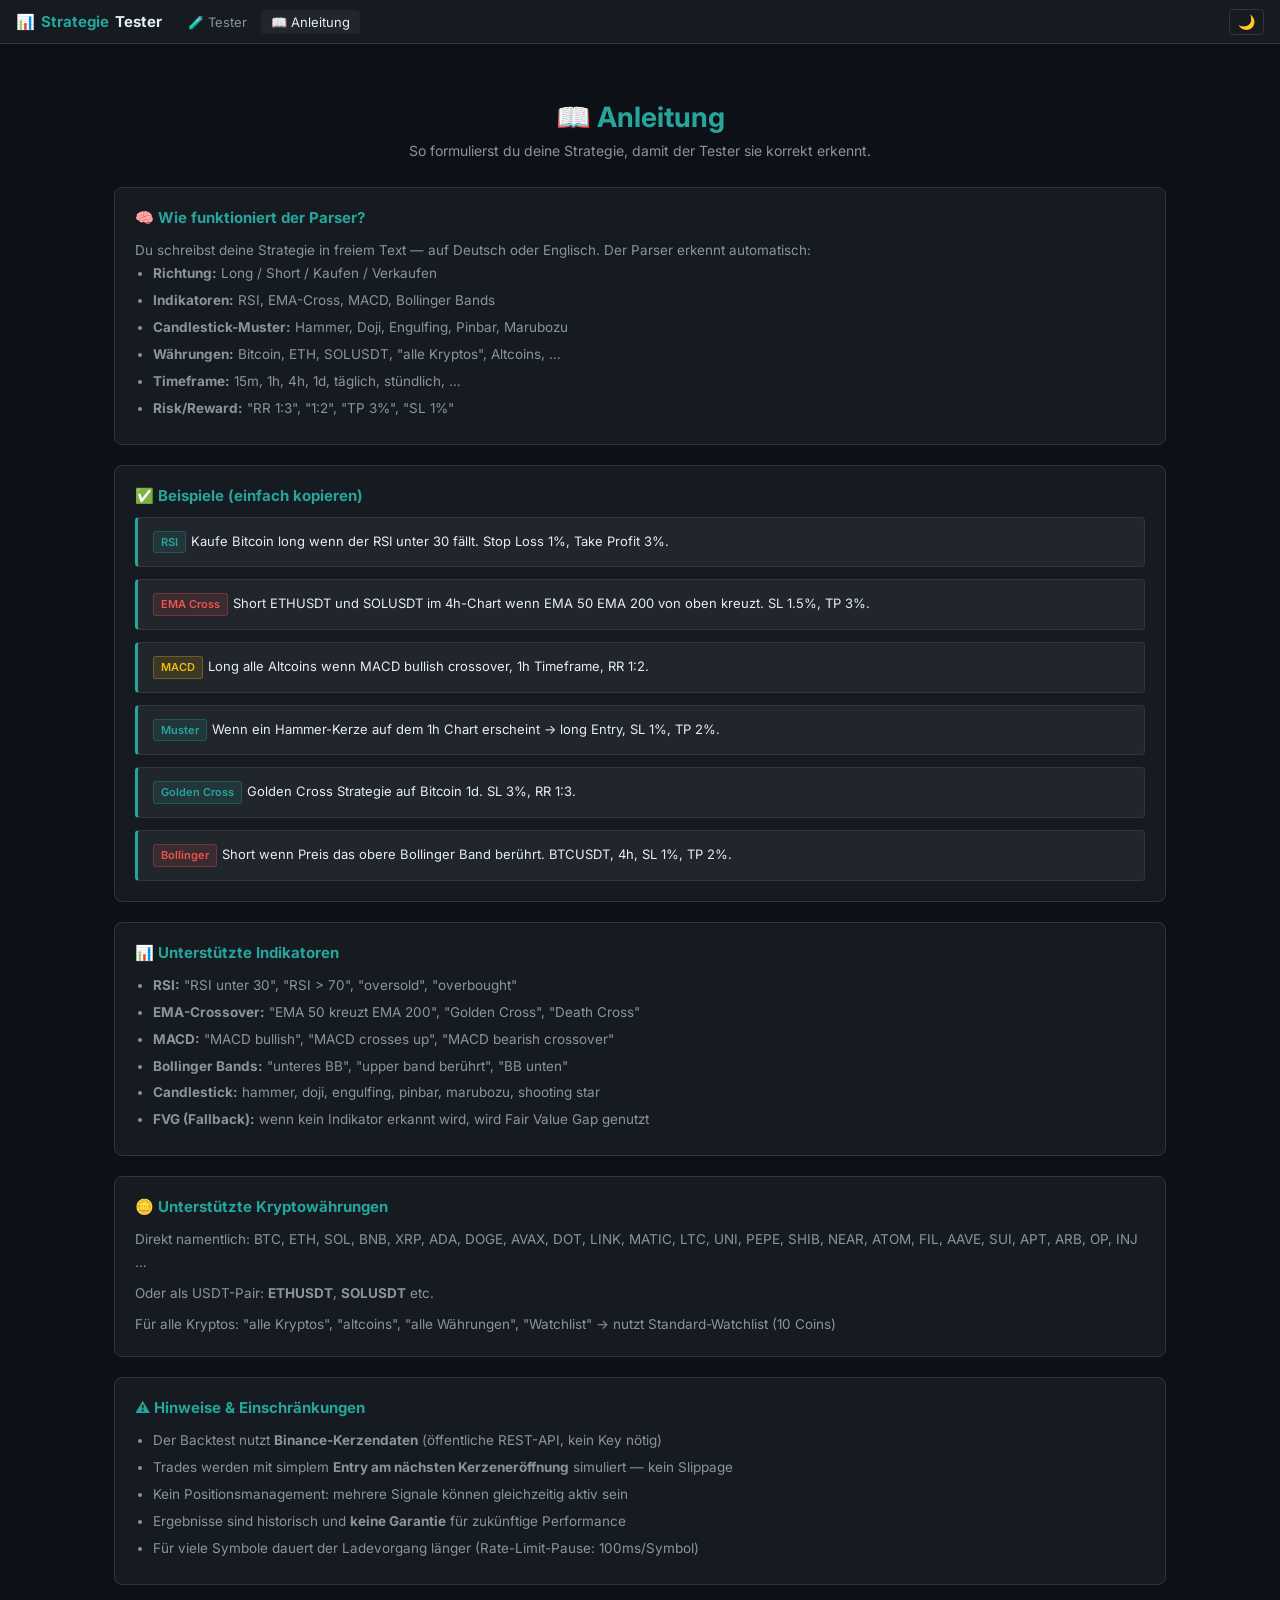
<file: info.html>
<!DOCTYPE html>
<html lang="de">
<head>
  <meta charset="UTF-8" />
  <meta name="viewport" content="width=device-width, initial-scale=1.0" />
  <title>Anleitung — StrategieTester</title>
  <link rel="preconnect" href="https://fonts.googleapis.com" />
  <link href="https://fonts.googleapis.com/css2?family=Inter:wght@400;500;600;700&display=swap" rel="stylesheet" />
  <link rel="stylesheet" href="css/style.css" />
  <style>
    .info-section { display: flex; flex-direction: column; gap: 20px; }
    .info-block { background: var(--bg2); border: 1px solid var(--border); border-radius: var(--radius-lg); padding: 20px; }
    .info-block h3 { font-size: 15px; font-weight: 700; margin-bottom: 12px; color: var(--accent); }
    .info-block p, .info-block li { font-size: 13.5px; color: var(--muted); line-height: 1.7; }
    .info-block ul { padding-left: 18px; }
    .info-block li { margin-bottom: 4px; }
    .example-box {
      background: var(--bg3);
      border: 1px solid var(--border);
      border-left: 3px solid var(--accent);
      border-radius: var(--radius);
      padding: 12px 14px;
      font-size: 13px;
      color: var(--text);
      margin-top: 12px;
      line-height: 1.7;
    }
    .badge {
      display: inline-block;
      background: rgba(38,166,154,0.12);
      color: var(--accent);
      border: 1px solid rgba(38,166,154,0.3);
      border-radius: 3px;
      font-size: 11px;
      font-weight: 600;
      padding: 1px 7px;
      margin: 1px;
    }
    .badge.red { background: rgba(239,83,80,0.12); color: var(--red); border-color: rgba(239,83,80,0.3); }
    .badge.yellow { background: rgba(240,185,11,0.12); color: var(--yellow); border-color: rgba(240,185,11,0.3); }
  </style>
</head>
<body>
<script>if (localStorage.getItem('theme') === 'light') document.body.classList.add('light');</script>

<nav class="navbar">
  <a class="logo" href="index.html">📊 <span>Strategie</span>Tester</a>
  <div class="nav-links">
    <a href="index.html">🧪 Tester</a>
    <a href="info.html" class="active">📖 Anleitung</a>
  </div>
  <div class="navbar-right">
    <button class="btn-theme" id="theme-toggle" onclick="toggleTheme()" title="Hell/Dunkel">🌙</button>
  </div>
</nav>

<main class="main">
  <div class="hero">
    <h1>📖 <span>Anleitung</span></h1>
    <p>So formulierst du deine Strategie, damit der Tester sie korrekt erkennt.</p>
  </div>

  <div class="info-section">

    <div class="info-block">
      <h3>🧠 Wie funktioniert der Parser?</h3>
      <p>Du schreibst deine Strategie in freiem Text — auf Deutsch oder Englisch. Der Parser erkennt automatisch:</p>
      <ul>
        <li><strong>Richtung:</strong> Long / Short / Kaufen / Verkaufen</li>
        <li><strong>Indikatoren:</strong> RSI, EMA-Cross, MACD, Bollinger Bands</li>
        <li><strong>Candlestick-Muster:</strong> Hammer, Doji, Engulfing, Pinbar, Marubozu</li>
        <li><strong>Währungen:</strong> Bitcoin, ETH, SOLUSDT, "alle Kryptos", Altcoins, …</li>
        <li><strong>Timeframe:</strong> 15m, 1h, 4h, 1d, täglich, stündlich, …</li>
        <li><strong>Risk/Reward:</strong> "RR 1:3", "1:2", "TP 3%", "SL 1%"</li>
      </ul>
    </div>

    <div class="info-block">
      <h3>✅ Beispiele (einfach kopieren)</h3>

      <div class="example-box">
        <span class="badge">RSI</span> Kaufe Bitcoin long wenn der RSI unter 30 fällt. Stop Loss 1%, Take Profit 3%.
      </div>

      <div class="example-box">
        <span class="badge red">EMA Cross</span> Short ETHUSDT und SOLUSDT im 4h-Chart wenn EMA 50 EMA 200 von oben kreuzt. SL 1.5%, TP 3%.
      </div>

      <div class="example-box">
        <span class="badge yellow">MACD</span> Long alle Altcoins wenn MACD bullish crossover, 1h Timeframe, RR 1:2.
      </div>

      <div class="example-box">
        <span class="badge">Muster</span> Wenn ein Hammer-Kerze auf dem 1h Chart erscheint → long Entry, SL 1%, TP 2%.
      </div>

      <div class="example-box">
        <span class="badge">Golden Cross</span> Golden Cross Strategie auf Bitcoin 1d. SL 3%, RR 1:3.
      </div>

      <div class="example-box">
        <span class="badge red">Bollinger</span> Short wenn Preis das obere Bollinger Band berührt. BTCUSDT, 4h, SL 1%, TP 2%.
      </div>
    </div>

    <div class="info-block">
      <h3>📊 Unterstützte Indikatoren</h3>
      <ul>
        <li><strong>RSI:</strong> "RSI unter 30", "RSI &gt; 70", "oversold", "overbought"</li>
        <li><strong>EMA-Crossover:</strong> "EMA 50 kreuzt EMA 200", "Golden Cross", "Death Cross"</li>
        <li><strong>MACD:</strong> "MACD bullish", "MACD crosses up", "MACD bearish crossover"</li>
        <li><strong>Bollinger Bands:</strong> "unteres BB", "upper band berührt", "BB unten"</li>
        <li><strong>Candlestick:</strong> hammer, doji, engulfing, pinbar, marubozu, shooting star</li>
        <li><strong>FVG (Fallback):</strong> wenn kein Indikator erkannt wird, wird Fair Value Gap genutzt</li>
      </ul>
    </div>

    <div class="info-block">
      <h3>🪙 Unterstützte Kryptowährungen</h3>
      <p>Direkt namentlich: BTC, ETH, SOL, BNB, XRP, ADA, DOGE, AVAX, DOT, LINK, MATIC, LTC, UNI, PEPE, SHIB, NEAR, ATOM, FIL, AAVE, SUI, APT, ARB, OP, INJ …</p>
      <p style="margin-top:8px">Oder als USDT-Pair: <strong>ETHUSDT</strong>, <strong>SOLUSDT</strong> etc.</p>
      <p style="margin-top:8px">Für alle Kryptos: "alle Kryptos", "altcoins", "alle Währungen", "Watchlist" → nutzt Standard-Watchlist (10 Coins)</p>
    </div>

    <div class="info-block">
      <h3>⚠️ Hinweise & Einschränkungen</h3>
      <ul>
        <li>Der Backtest nutzt <strong>Binance-Kerzendaten</strong> (öffentliche REST-API, kein Key nötig)</li>
        <li>Trades werden mit simplem <strong>Entry am nächsten Kerzeneröffnung</strong> simuliert — kein Slippage</li>
        <li>Kein Positionsmanagement: mehrere Signale können gleichzeitig aktiv sein</li>
        <li>Ergebnisse sind historisch und <strong>keine Garantie</strong> für zukünftige Performance</li>
        <li>Für viele Symbole dauert der Ladevorgang länger (Rate-Limit-Pause: 100ms/Symbol)</li>
      </ul>
    </div>

  </div>
</main>

<script>
function toggleTheme() {
  const isLight = document.body.classList.toggle('light');
  localStorage.setItem('theme', isLight ? 'light' : 'dark');
  document.getElementById('theme-toggle').textContent = isLight ? '☀️' : '🌙';
}
if (document.body.classList.contains('light'))
  document.getElementById('theme-toggle').textContent = '☀️';
</script>
</body>
</html>
</file>
<file: css/style.css>
/* ─── Reset & Base ─────────────────────────────────────────── */
*, *::before, *::after { box-sizing: border-box; margin: 0; padding: 0; }

:root {
  --bg:       #0d1117;
  --bg2:      #161b22;
  --bg3:      #21262d;
  --border:   #30363d;
  --text:     #e6edf3;
  --muted:    #8b949e;
  --accent:   #26a69a;
  --red:      #ef5350;
  --green:    #26a69a;
  --yellow:   #f0b90b;
  --blue:     #388bfd;
  --radius:   4px;
  --radius-lg:8px;
}

body {
  font-family: 'Inter', sans-serif;
  background: var(--bg);
  color: var(--text);
  min-height: 100vh;
  display: flex;
  flex-direction: column;
}

/* ─── Navbar ────────────────────────────────────────────────── */
.navbar {
  height: 44px;
  background: var(--bg2);
  border-bottom: 1px solid var(--border);
  display: flex;
  align-items: center;
  padding: 0 16px;
  gap: 16px;
  position: sticky;
  top: 0;
  z-index: 100;
}

.navbar .logo {
  font-weight: 700;
  font-size: 15px;
  color: var(--text);
  text-decoration: none;
  display: flex;
  align-items: center;
  gap: 6px;
}

.navbar .logo span { color: var(--accent); }

.nav-links {
  display: flex;
  gap: 4px;
  flex: 1;
}

.nav-links a {
  color: var(--muted);
  text-decoration: none;
  font-size: 13px;
  padding: 4px 10px;
  border-radius: var(--radius);
  transition: color 0.15s, background 0.15s;
}
.nav-links a:hover,
.nav-links a.active { color: var(--text); background: var(--bg3); }

.navbar-right {
  display: flex;
  align-items: center;
  gap: 8px;
  margin-left: auto;
}

.btn-theme {
  background: none;
  border: 1px solid var(--border);
  color: var(--muted);
  border-radius: var(--radius);
  padding: 4px 8px;
  cursor: pointer;
  font-size: 14px;
  transition: border-color 0.15s, color 0.15s;
}
.btn-theme:hover { border-color: var(--accent); color: var(--text); }

/* ─── Main Layout ───────────────────────────────────────────── */
.main {
  flex: 1;
  display: flex;
  flex-direction: column;
  padding: 24px;
  gap: 20px;
  max-width: 1100px;
  margin: 0 auto;
  width: 100%;
}

/* ─── Hero ──────────────────────────────────────────────────── */
.hero {
  text-align: center;
  padding: 32px 0 8px;
}
.hero h1 {
  font-size: 28px;
  font-weight: 700;
  margin-bottom: 8px;
}
.hero h1 span { color: var(--accent); }
.hero p { color: var(--muted); font-size: 14px; max-width: 560px; margin: 0 auto; }

/* ─── Strategy Input ────────────────────────────────────────── */
.card {
  background: var(--bg2);
  border: 1px solid var(--border);
  border-radius: var(--radius-lg);
  padding: 20px;
}

.card h2 {
  font-size: 14px;
  font-weight: 600;
  color: var(--muted);
  text-transform: uppercase;
  letter-spacing: 0.05em;
  margin-bottom: 14px;
  display: flex;
  align-items: center;
  gap: 8px;
}
.card h2 .dot {
  width: 8px; height: 8px;
  border-radius: 50%;
  background: var(--accent);
  display: inline-block;
}

.strategy-textarea {
  width: 100%;
  min-height: 160px;
  background: var(--bg3);
  border: 1px solid var(--border);
  border-radius: var(--radius);
  color: var(--text);
  font-family: 'Inter', sans-serif;
  font-size: 13.5px;
  line-height: 1.6;
  padding: 12px 14px;
  resize: vertical;
  transition: border-color 0.15s;
  outline: none;
}
.strategy-textarea:focus { border-color: var(--accent); }
.strategy-textarea::placeholder { color: var(--muted); }

/* ─── Config Row ─────────────────────────────────────────────── */
.config-row {
  display: grid;
  grid-template-columns: repeat(auto-fit, minmax(160px, 1fr));
  gap: 12px;
  margin-top: 14px;
}

.form-group { display: flex; flex-direction: column; gap: 5px; }
.form-group label { font-size: 11px; color: var(--muted); text-transform: uppercase; letter-spacing: 0.05em; }

.form-group input,
.form-group select {
  background: var(--bg3);
  border: 1px solid var(--border);
  border-radius: var(--radius);
  color: var(--text);
  font-family: 'Inter', sans-serif;
  font-size: 13px;
  padding: 7px 10px;
  outline: none;
  transition: border-color 0.15s;
}
.form-group input:focus,
.form-group select:focus { border-color: var(--accent); }
.form-group select option { background: var(--bg2); }

/* ─── Run Button ─────────────────────────────────────────────── */
.btn-run {
  margin-top: 16px;
  width: 100%;
  background: var(--accent);
  border: none;
  border-radius: var(--radius);
  color: #fff;
  font-family: 'Inter', sans-serif;
  font-size: 14px;
  font-weight: 600;
  padding: 11px;
  cursor: pointer;
  transition: opacity 0.15s, transform 0.1s;
  letter-spacing: 0.02em;
}
.btn-run:hover { opacity: 0.88; }
.btn-run:active { transform: scale(0.99); }
.btn-run:disabled { opacity: 0.4; cursor: not-allowed; }

/* ─── Parsed Preview ─────────────────────────────────────────── */
.parsed-preview {
  background: var(--bg3);
  border: 1px solid var(--border);
  border-radius: var(--radius);
  padding: 12px 14px;
  font-size: 12.5px;
  color: var(--muted);
  margin-top: 14px;
  line-height: 1.7;
  display: none;
}
.parsed-preview.show { display: block; }
.parsed-preview .tag {
  display: inline-block;
  padding: 1px 7px;
  border-radius: 3px;
  font-size: 11px;
  font-weight: 600;
  margin: 1px 3px;
}
.tag-long  { background: rgba(38,166,154,0.15); color: var(--accent); border: 1px solid rgba(38,166,154,0.3); }
.tag-short { background: rgba(239,83,80,0.15);  color: var(--red);    border: 1px solid rgba(239,83,80,0.3); }
.tag-sym   { background: rgba(56,139,253,0.12); color: var(--blue);   border: 1px solid rgba(56,139,253,0.3); }
.tag-tf    { background: rgba(240,185,11,0.12); color: var(--yellow); border: 1px solid rgba(240,185,11,0.3); }
.tag-warn  { background: rgba(240,185,11,0.12); color: var(--yellow); border: 1px solid rgba(240,185,11,0.3); }
.tag-err   { background: rgba(239,83,80,0.12);  color: var(--red);    border: 1px solid rgba(239,83,80,0.3); }

/* ─── KPI Cards ──────────────────────────────────────────────── */
.kpi-grid {
  display: grid;
  grid-template-columns: repeat(auto-fit, minmax(130px, 1fr));
  gap: 12px;
}

.kpi-card {
  background: var(--bg2);
  border: 1px solid var(--border);
  border-radius: var(--radius-lg);
  padding: 16px;
  text-align: center;
  transition: border-color 0.15s;
}
.kpi-card:hover { border-color: var(--accent); }
.kpi-card .kpi-label {
  font-size: 11px;
  color: var(--muted);
  text-transform: uppercase;
  letter-spacing: 0.05em;
  margin-bottom: 8px;
}
.kpi-card .kpi-value {
  font-size: 22px;
  font-weight: 700;
  color: var(--text);
}
.kpi-card .kpi-value.green { color: var(--green); }
.kpi-card .kpi-value.red   { color: var(--red); }

/* ─── Equity Chart ───────────────────────────────────────────── */
.chart-wrap {
  position: relative;
  height: 240px;
}

/* ─── Trade Table ────────────────────────────────────────────── */
.trade-table-wrap {
  overflow-x: auto;
}
.trade-table {
  width: 100%;
  border-collapse: collapse;
  font-size: 12.5px;
}
.trade-table th {
  text-align: left;
  padding: 8px 12px;
  color: var(--muted);
  font-size: 11px;
  text-transform: uppercase;
  letter-spacing: 0.05em;
  border-bottom: 1px solid var(--border);
  background: var(--bg3);
}
.trade-table td {
  padding: 9px 12px;
  border-bottom: 1px solid rgba(48,54,61,0.5);
}
.trade-table tr:hover td { background: rgba(255,255,255,0.02); }
.trade-table .win  { color: var(--green); font-weight: 600; }
.trade-table .loss { color: var(--red);   font-weight: 600; }
.trade-table .badge-long  { color: var(--accent); font-weight: 600; }
.trade-table .badge-short { color: var(--red);    font-weight: 600; }

/* ─── Spinner ────────────────────────────────────────────────── */
.spinner-wrap {
  display: none;
  flex-direction: column;
  align-items: center;
  gap: 12px;
  padding: 32px;
  color: var(--muted);
  font-size: 13px;
}
.spinner-wrap.show { display: flex; }
.spinner {
  width: 32px; height: 32px;
  border: 3px solid var(--border);
  border-top-color: var(--accent);
  border-radius: 50%;
  animation: spin 0.8s linear infinite;
}
@keyframes spin { to { transform: rotate(360deg); } }

/* ─── Empty State ───────────────────────────────────────────── */
.empty-state {
  text-align: center;
  padding: 40px;
  color: var(--muted);
  font-size: 13px;
}
.empty-state .icon { font-size: 32px; margin-bottom: 10px; }

/* ─── Progress Log ───────────────────────────────────────────── */
.log-box {
  background: var(--bg3);
  border: 1px solid var(--border);
  border-radius: var(--radius);
  padding: 10px 14px;
  font-size: 12px;
  color: var(--muted);
  max-height: 100px;
  overflow-y: auto;
  font-family: monospace;
  display: none;
}
.log-box.show { display: block; }

/* ─── Optimierungsvorschlaege ───────────────────────────────── */
.suggestion-item {
  display: grid;
  grid-template-columns: 1fr auto;
  align-items: start;
  gap: 12px;
  padding: 14px 16px;
  border: 1px solid var(--border);
  border-radius: var(--radius);
  margin-bottom: 10px;
  background: var(--bg3);
  transition: border-color 0.15s;
}
.suggestion-item:hover { border-color: var(--yellow); }
.suggestion-item:last-child { margin-bottom: 0; }
.suggestion-label { font-size: 13.5px; font-weight: 600; color: var(--text); margin-bottom: 3px; }
.suggestion-hint  { font-size: 12px; color: var(--muted); margin-bottom: 10px; }
.suggestion-deltas { display: flex; gap: 8px; flex-wrap: wrap; }
.delta-badge {
  display: inline-flex;
  align-items: center;
  gap: 4px;
  padding: 3px 9px;
  border-radius: 3px;
  font-size: 12px;
  font-weight: 700;
  white-space: nowrap;
}
.delta-badge.pos { background: rgba(38,166,154,0.15); color: var(--accent); border: 1px solid rgba(38,166,154,0.3); }
.delta-badge.neg { background: rgba(239,83,80,0.12);  color: var(--red);    border: 1px solid rgba(239,83,80,0.3); }
.delta-badge.neu { background: rgba(240,185,11,0.12); color: var(--yellow); border: 1px solid rgba(240,185,11,0.3); }
.suggestion-kpis { text-align: right; min-width: 130px; }
.suggestion-kpis .kpi-big { font-size: 20px; font-weight: 700; }
.suggestion-kpis .kpi-big.green { color: var(--green); }
.suggestion-kpis .kpi-big.red   { color: var(--red); }
.suggestion-kpis .kpi-sub { font-size: 11px; color: var(--muted); margin-top: 2px; }
.no-suggestions { text-align: center; padding: 20px; color: var(--muted); font-size: 13px; }

/* ─── Light Mode ─────────────────────────────────────────────── */
body.light {
  --bg:     #f6f8fa;
  --bg2:    #ffffff;
  --bg3:    #f0f2f4;
  --border: #d0d7de;
  --text:   #1f2328;
  --muted:  #656d76;
}

/* ─── Scrollbar ──────────────────────────────────────────────── */
::-webkit-scrollbar { width: 5px; height: 5px; }
::-webkit-scrollbar-track { background: transparent; }
::-webkit-scrollbar-thumb { background: var(--border); border-radius: 3px; }

/* --- Tags standalone ------------------------------------------ */
.tag {
  display: inline-block;
  padding: 1px 7px;
  border-radius: 3px;
  font-size: 11px;
  font-weight: 600;
  margin: 1px 3px;
}

/* --- YouTube URL Input ---------------------------------------- */
#yt-url-input:focus {
  border-color: var(--accent) !important;
  box-shadow: 0 0 0 3px rgba(38,166,154,0.15);
}
</file>
